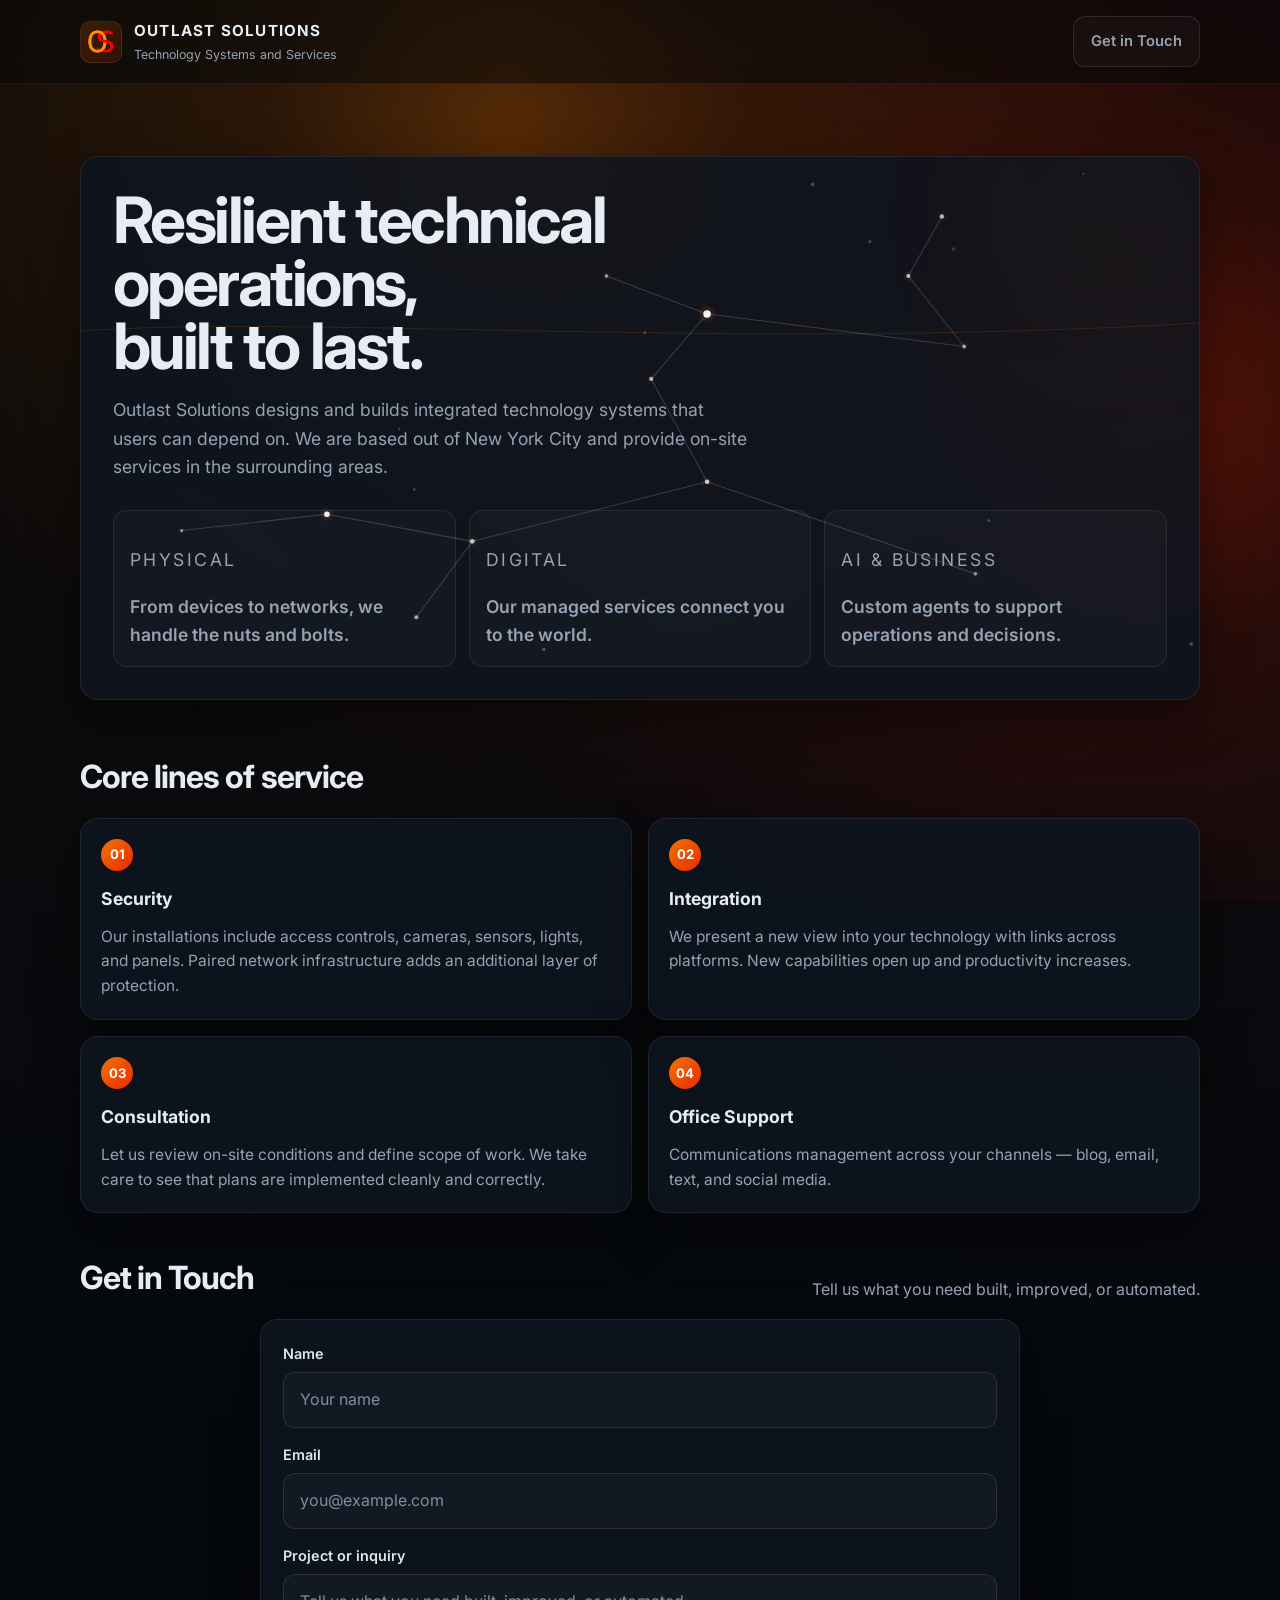
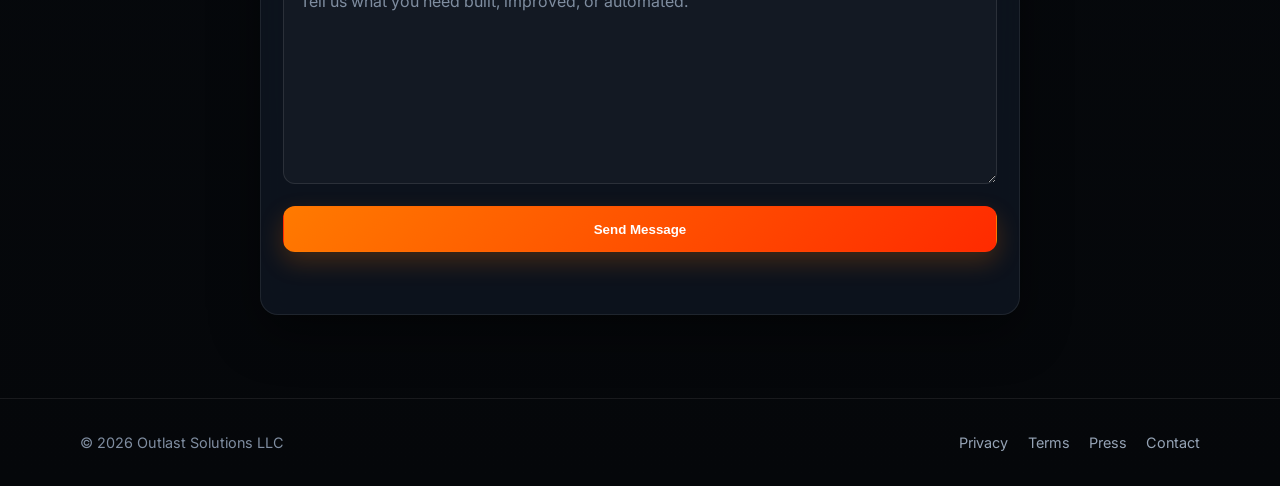
<file: index.html>
<!DOCTYPE html><html lang="en"><head><meta charset="UTF-8" /><meta name="viewport" content="width=device-width, initial-scale=1.0" /><title>Outlast Solutions</title><meta name="description" content="Outlast Solutions builds practical systems for automation, infrastructure, and resilient technical operations." /><link rel="preconnect" href="https://fonts.googleapis.com"><link rel="preconnect" href="https://fonts.gstatic.com" crossorigin><link href="https://fonts.googleapis.com/css2?family=Inter:wght@400;600;700&display=swap" rel="stylesheet"><link rel="icon" href="assets/icons/favicon.ico" sizes="any"><link rel="icon" type="image/png" href="assets/icons/favicon.png"><link rel="apple-touch-icon" href="assets/icons/apple-touch-icon.png"><link rel="stylesheet" href="bundle.min.css"><script> var _paq = window._paq = window._paq || []; _paq.push(['disableCookies']); _paq.push(['trackPageView']); _paq.push(['enableLinkTracking']); (function() { var u="https://analytics.endtech.net/"; _paq.push(['setTrackerUrl', u+'matomo.php']); _paq.push(['setSiteId', '4']); var d=document, g=d.createElement('script'), s=d.getElementsByTagName('script')[0]; g.async=true; g.src=u+'matomo.js'; s.parentNode.insertBefore(g,s); })(); </script></head><body data-build-id="1c255677-09"><div class="site-shell"><canvas id="glow-canvas" aria-hidden="true"></canvas><header class="topbar"><div class="container topbar-inner"><a class="brand" href="#top"><img class="brand-mark" src="assets/brand/outlast-solutions-llc-logo.svg" alt="Outlast Solutions logo" /><div class="brand-copy"><p class="brand-title">Outlast Solutions</p><p class="brand-subtitle">Technology Systems and Services</p></div></a><nav class="nav" aria-label="Primary navigation"><a class="button button-secondary" href="#contact">Get in Touch</a></nav></div></header><main id="top"><section class="hero"><div class="container hero-grid"><div class="panel hero-copy"><div class="hero-ambient" aria-hidden="true"><div class="hero-scene" id="hero-scene"></div></div><h1>Resilient technical operations, built to last.</h1><p> Outlast Solutions designs and builds integrated technology systems that users can depend on. We are based out of New York City and provide on-site services in the surrounding areas. </p><div class="hero-meta"><div class="meta-box"><p class="meta-label">Physical</p><p class="meta-value">From devices to networks, we handle the nuts and bolts.</p></div><div class="meta-box"><p class="meta-label">Digital</p><p class="meta-value">Our managed services connect you to the world.</p></div><div class="meta-box"><p class="meta-label">AI & Business</p><p class="meta-value">Custom agents to support operations and decisions.</p></div></div></div></div></section><section class="section" id="services"><div class="container"><div class="section-heading"><div><h2>Core lines of service</h2></div></div><div class="service-grid"><article class="panel service-card reveal" data-reveal-delay="1"><div class="service-index">01</div><h3>Security</h3><p>Our installations include access controls, cameras, sensors, lights, and panels. Paired network infrastructure adds an additional layer of protection.</p></article><article class="panel service-card reveal" data-reveal-delay="2"><div class="service-index">02</div><h3>Integration</h3><p>We present a new view into your technology with links across platforms. New capabilities open up and productivity increases.</p></article><article class="panel service-card reveal" data-reveal-delay="3"><div class="service-index">03</div><h3>Consultation</h3><p>Let us review on-site conditions and define scope of work. We take care to see that plans are implemented cleanly and correctly.</p></article><article class="panel service-card reveal" data-reveal-delay="4"><div class="service-index">04</div><h3>Office Support</h3><p>Communications management across your channels — blog, email, text, and social media.</p></article></div></div></section><section class="section" id="contact"><div class="container"><div class="section-heading"><div><h2>Get in Touch</h2></div><p>Tell us what you need built, improved, or automated.</p></div><div class="panel form-panel reveal"><form id="contact-form" data-endpoint="" ><div><label for="name">Name</label><input id="name" name="name" type="text" placeholder="Your name" maxlength="40" required /></div><div><label for="email">Email</label><input id="email" name="email" type="email" placeholder="you@example.com" inputmode="email" maxlength="254" pattern=".+@.+\..{2,}" title="Enter a valid email address with a domain and extension, like name@example.com." required /></div><div><label for="message">Project or inquiry</label><textarea id="message" name="message" rows="7" placeholder="Tell us what you need built, improved, or automated." maxlength="500" required ></textarea></div><div class="hp-field" aria-hidden="true"><label for="website">Website</label><input id="website" name="website" type="text" tabindex="-1" autocomplete="off" /></div><button class="button button-primary" type="submit">Send Message</button><p id="form-status" class="form-note form-status" aria-live="polite"></p></form></div></div></section></main><footer class="site-footer"><div class="container footer-inner"><div class="footer-left">© 2026 Outlast Solutions LLC</div><div class="footer-links"><a href="/privacy.html">Privacy</a><a href="/terms.html">Terms</a><a href="/press.html">Press</a><a href="#contact">Contact</a></div></div></footer></div><script src="bundle.min.js"></script></body></html>
</file>
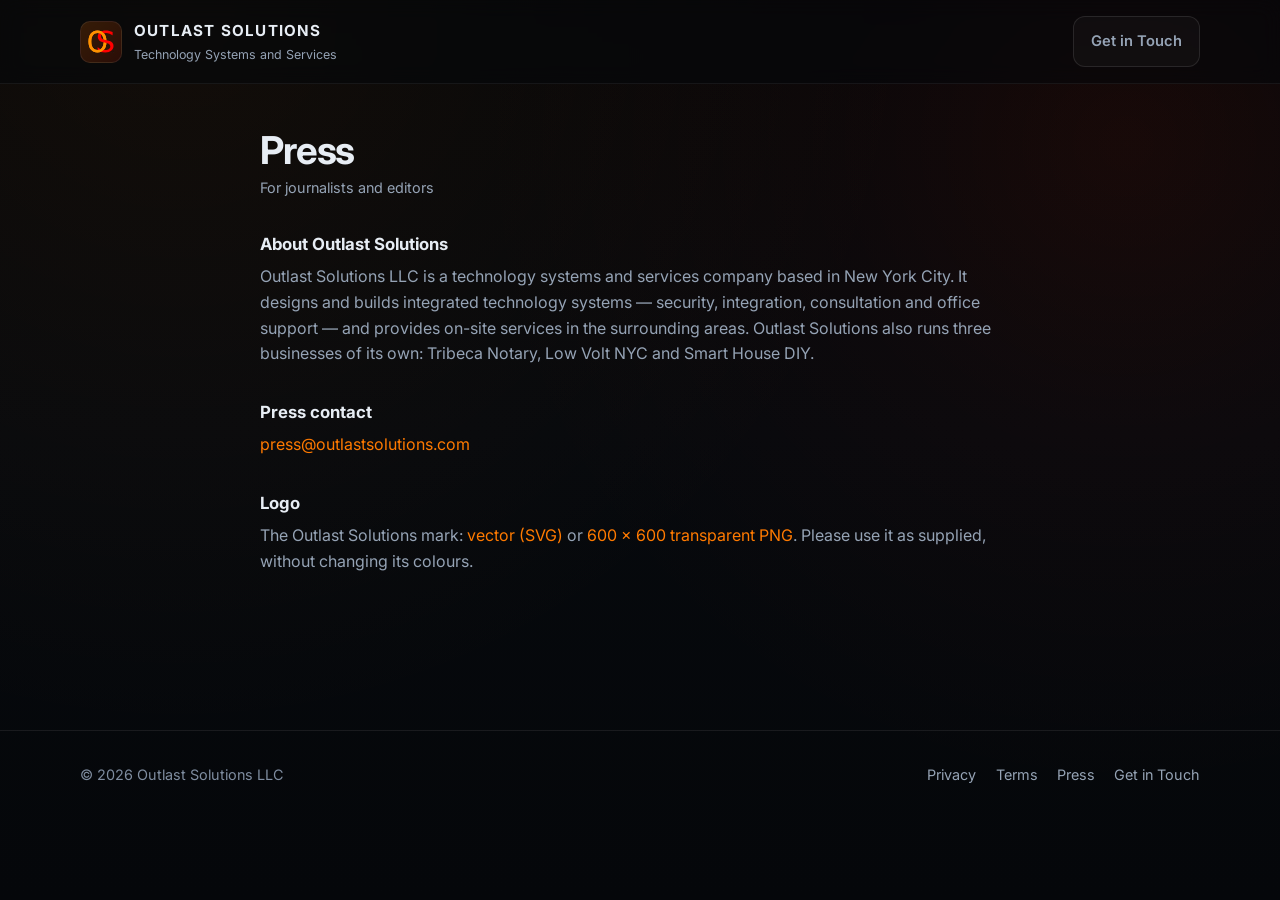
<file: press.html>
<!DOCTYPE html><html lang="en"><head><meta charset="UTF-8" /><meta name="viewport" content="width=device-width, initial-scale=1.0" /><title>Press — Outlast Solutions</title><link rel="preconnect" href="https://fonts.googleapis.com"><link rel="preconnect" href="https://fonts.gstatic.com" crossorigin><link href="https://fonts.googleapis.com/css2?family=Inter:wght@400;600;700&display=swap" rel="stylesheet"><link rel="icon" href="assets/icons/favicon.ico" sizes="any"><link rel="icon" type="image/png" href="assets/icons/favicon.png"><link rel="apple-touch-icon" href="assets/icons/apple-touch-icon.png"><link rel="stylesheet" href="bundle.min.css"><script> var _paq = window._paq = window._paq || []; _paq.push(['disableCookies']); _paq.push(['trackPageView']); _paq.push(['enableLinkTracking']); (function() { var u="https://analytics.endtech.net/"; _paq.push(['setTrackerUrl', u+'matomo.php']); _paq.push(['setSiteId', '4']); var d=document, g=d.createElement('script'), s=d.getElementsByTagName('script')[0]; g.async=true; g.src=u+'matomo.js'; s.parentNode.insertBefore(g,s); })(); </script></head><body><div class="site-shell"><header class="topbar"><div class="container topbar-inner"><a class="brand" href="./"><img class="brand-mark" src="assets/brand/outlast-solutions-llc-logo.svg" alt="Outlast Solutions logo" /><div class="brand-copy"><p class="brand-title">Outlast Solutions</p><p class="brand-subtitle">Technology Systems and Services</p></div></a><nav class="nav" aria-label="Primary navigation"><a class="button button-secondary" href="./#contact">Get in Touch</a></nav></div></header><main><div class="container"><div class="legal-body"><h1>Press</h1><p class="legal-date">For journalists and editors</p><h2>About Outlast Solutions</h2><p>Outlast Solutions LLC is a technology systems and services company based in New York City. It designs and builds integrated technology systems — security, integration, consultation and office support — and provides on-site services in the surrounding areas. Outlast Solutions also runs three businesses of its own: Tribeca Notary, Low Volt NYC and Smart House DIY.</p><h2>Press contact</h2><p><a href="mailto:press@outlastsolutions.com">press@outlastsolutions.com</a></p><h2>Logo</h2><p>The Outlast Solutions mark: <a href="assets/brand/outlast-solutions-llc-logo.svg" download="outlast-solutions-logo.svg">vector (SVG)</a> or <a href="assets/brand/outlast-solutions-llc-logo.png" download="outlast-solutions-logo.png">600 × 600 transparent PNG</a>. Please use it as supplied, without changing its colours.</p></div></div></main><footer class="site-footer"><div class="container footer-inner"><div>© 2026 Outlast Solutions LLC</div><div class="footer-links"><a href="./privacy.html">Privacy</a><a href="./terms.html">Terms</a><a href="./press.html">Press</a><a href="./#contact">Get in Touch</a></div></div></footer></div></body></html>
</file>
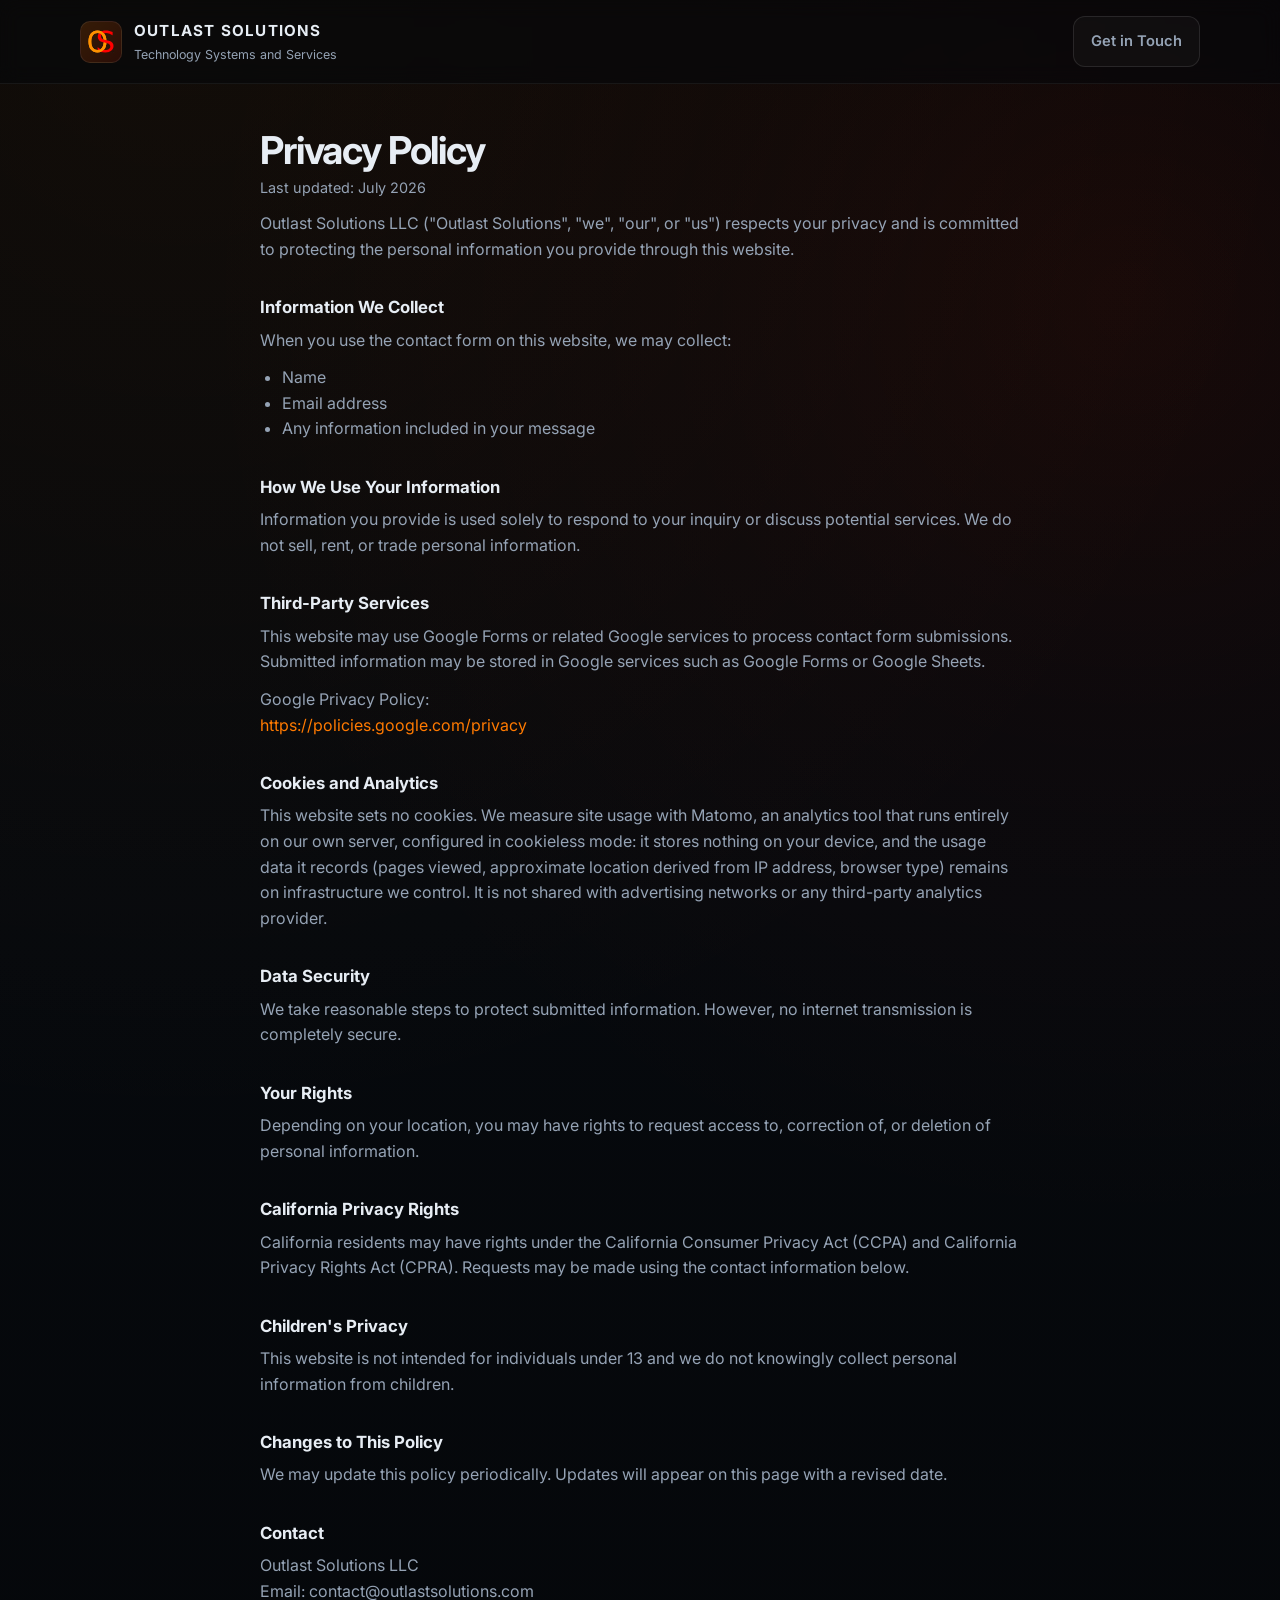
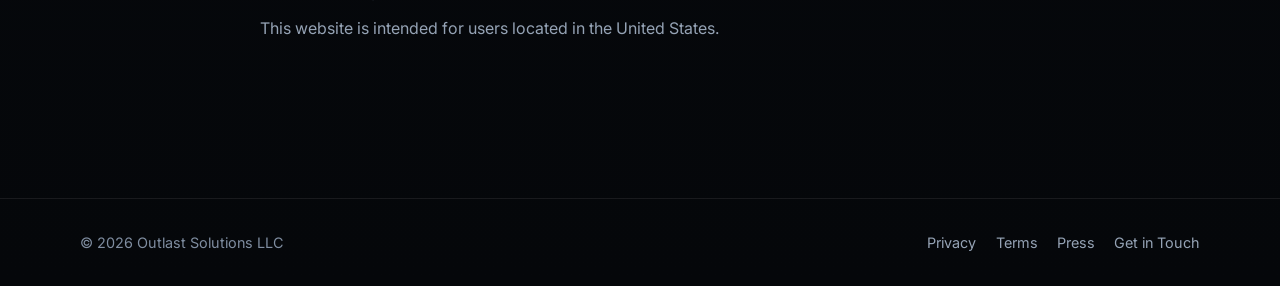
<file: privacy.html>
<!DOCTYPE html><html lang="en"><head><meta charset="UTF-8" /><meta name="viewport" content="width=device-width, initial-scale=1.0" /><title>Privacy Policy — Outlast Solutions</title><link rel="preconnect" href="https://fonts.googleapis.com"><link rel="preconnect" href="https://fonts.gstatic.com" crossorigin><link href="https://fonts.googleapis.com/css2?family=Inter:wght@400;600;700&display=swap" rel="stylesheet"><link rel="icon" href="assets/icons/favicon.ico" sizes="any"><link rel="icon" type="image/png" href="assets/icons/favicon.png"><link rel="apple-touch-icon" href="assets/icons/apple-touch-icon.png"><link rel="stylesheet" href="bundle.min.css"><script> var _paq = window._paq = window._paq || []; _paq.push(['disableCookies']); _paq.push(['trackPageView']); _paq.push(['enableLinkTracking']); (function() { var u="https://analytics.endtech.net/"; _paq.push(['setTrackerUrl', u+'matomo.php']); _paq.push(['setSiteId', '4']); var d=document, g=d.createElement('script'), s=d.getElementsByTagName('script')[0]; g.async=true; g.src=u+'matomo.js'; s.parentNode.insertBefore(g,s); })(); </script></head><body><div class="site-shell"><header class="topbar"><div class="container topbar-inner"><a class="brand" href="./"><img class="brand-mark" src="assets/brand/outlast-solutions-llc-logo.svg" alt="Outlast Solutions logo" /><div class="brand-copy"><p class="brand-title">Outlast Solutions</p><p class="brand-subtitle">Technology Systems and Services</p></div></a><nav class="nav" aria-label="Primary navigation"><a class="button button-secondary" href="./#contact">Get in Touch</a></nav></div></header><main><div class="container"><div class="legal-body"><h1>Privacy Policy</h1><p class="legal-date">Last updated: July 2026</p><p>Outlast Solutions LLC ("Outlast Solutions", "we", "our", or "us") respects your privacy and is committed to protecting the personal information you provide through this website.</p><h2>Information We Collect</h2><p>When you use the contact form on this website, we may collect:</p><ul><li>Name</li><li>Email address</li><li>Any information included in your message</li></ul><h2>How We Use Your Information</h2><p>Information you provide is used solely to respond to your inquiry or discuss potential services. We do not sell, rent, or trade personal information.</p><h2>Third-Party Services</h2><p>This website may use Google Forms or related Google services to process contact form submissions. Submitted information may be stored in Google services such as Google Forms or Google Sheets.</p><p>Google Privacy Policy:<br><a href="https://policies.google.com/privacy" target="_blank" rel="noopener">https://policies.google.com/privacy</a></p><h2>Cookies and Analytics</h2><p>This website sets no cookies. We measure site usage with Matomo, an analytics tool that runs entirely on our own server, configured in cookieless mode: it stores nothing on your device, and the usage data it records (pages viewed, approximate location derived from IP address, browser type) remains on infrastructure we control. It is not shared with advertising networks or any third-party analytics provider.</p><h2>Data Security</h2><p>We take reasonable steps to protect submitted information. However, no internet transmission is completely secure.</p><h2>Your Rights</h2><p>Depending on your location, you may have rights to request access to, correction of, or deletion of personal information.</p><h2>California Privacy Rights</h2><p>California residents may have rights under the California Consumer Privacy Act (CCPA) and California Privacy Rights Act (CPRA). Requests may be made using the contact information below.</p><h2>Children's Privacy</h2><p>This website is not intended for individuals under 13 and we do not knowingly collect personal information from children.</p><h2>Changes to This Policy</h2><p>We may update this policy periodically. Updates will appear on this page with a revised date.</p><h2>Contact</h2><p>Outlast Solutions LLC<br> Email: contact@outlastsolutions.com</p><p>This website is intended for users located in the United States.</p></div></div></main><footer class="site-footer"><div class="container footer-inner"><div>© 2026 Outlast Solutions LLC</div><div class="footer-links"><a href="./privacy.html">Privacy</a><a href="./terms.html">Terms</a><a href="./press.html">Press</a><a href="./#contact">Get in Touch</a></div></div></footer></div></body></html>
</file>
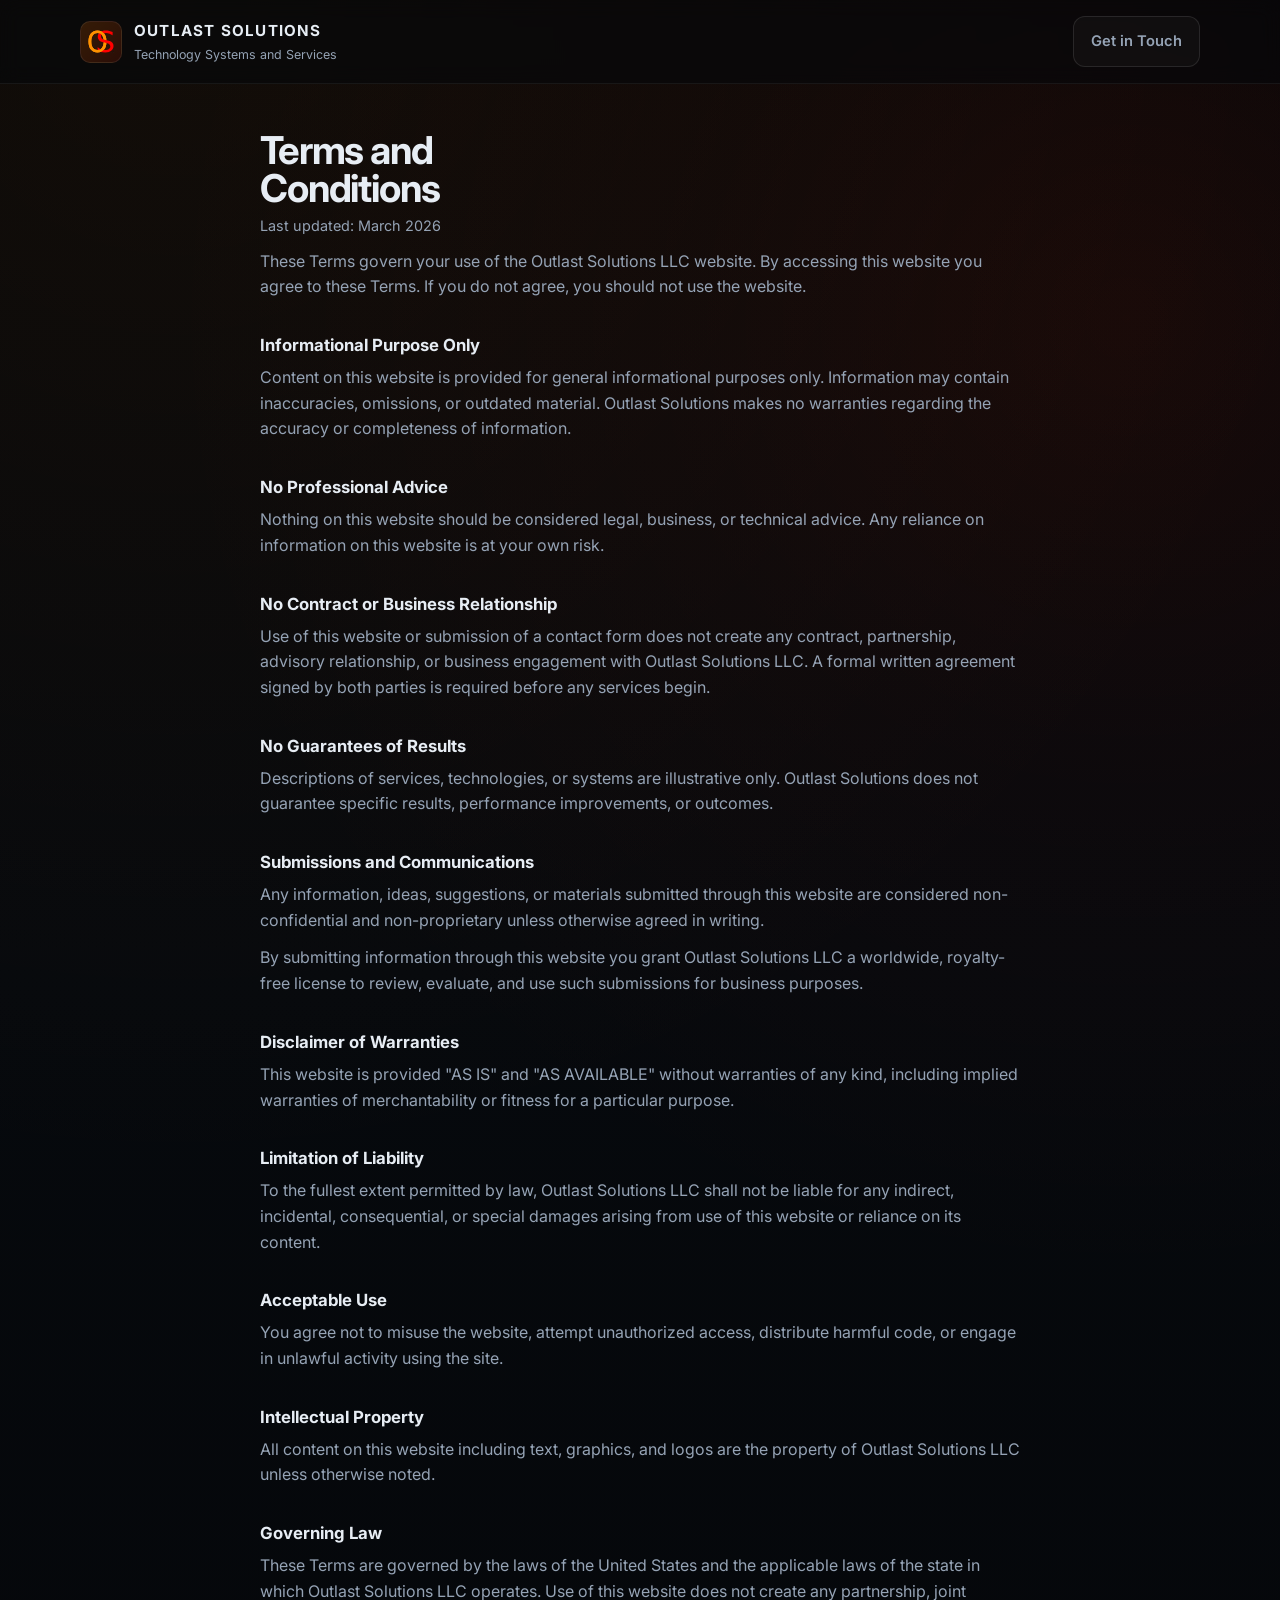
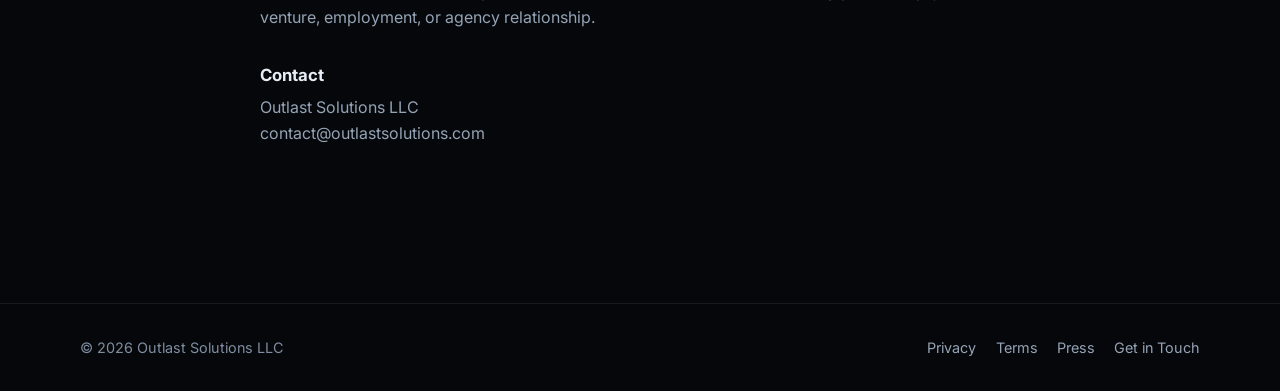
<file: terms.html>
<!DOCTYPE html><html lang="en"><head><meta charset="UTF-8" /><meta name="viewport" content="width=device-width, initial-scale=1.0" /><title>Terms and Conditions — Outlast Solutions</title><link rel="preconnect" href="https://fonts.googleapis.com"><link rel="preconnect" href="https://fonts.gstatic.com" crossorigin><link href="https://fonts.googleapis.com/css2?family=Inter:wght@400;600;700&display=swap" rel="stylesheet"><link rel="icon" href="assets/icons/favicon.ico" sizes="any"><link rel="icon" type="image/png" href="assets/icons/favicon.png"><link rel="apple-touch-icon" href="assets/icons/apple-touch-icon.png"><link rel="stylesheet" href="bundle.min.css"><script> var _paq = window._paq = window._paq || []; _paq.push(['disableCookies']); _paq.push(['trackPageView']); _paq.push(['enableLinkTracking']); (function() { var u="https://analytics.endtech.net/"; _paq.push(['setTrackerUrl', u+'matomo.php']); _paq.push(['setSiteId', '4']); var d=document, g=d.createElement('script'), s=d.getElementsByTagName('script')[0]; g.async=true; g.src=u+'matomo.js'; s.parentNode.insertBefore(g,s); })(); </script></head><body><div class="site-shell"><header class="topbar"><div class="container topbar-inner"><a class="brand" href="./"><img class="brand-mark" src="assets/brand/outlast-solutions-llc-logo.svg" alt="Outlast Solutions logo" /><div class="brand-copy"><p class="brand-title">Outlast Solutions</p><p class="brand-subtitle">Technology Systems and Services</p></div></a><nav class="nav" aria-label="Primary navigation"><a class="button button-secondary" href="./#contact">Get in Touch</a></nav></div></header><main><div class="container"><div class="legal-body"><h1>Terms and Conditions</h1><p class="legal-date">Last updated: March 2026</p><p>These Terms govern your use of the Outlast Solutions LLC website. By accessing this website you agree to these Terms. If you do not agree, you should not use the website.</p><h2>Informational Purpose Only</h2><p>Content on this website is provided for general informational purposes only. Information may contain inaccuracies, omissions, or outdated material. Outlast Solutions makes no warranties regarding the accuracy or completeness of information.</p><h2>No Professional Advice</h2><p>Nothing on this website should be considered legal, business, or technical advice. Any reliance on information on this website is at your own risk.</p><h2>No Contract or Business Relationship</h2><p>Use of this website or submission of a contact form does not create any contract, partnership, advisory relationship, or business engagement with Outlast Solutions LLC. A formal written agreement signed by both parties is required before any services begin.</p><h2>No Guarantees of Results</h2><p>Descriptions of services, technologies, or systems are illustrative only. Outlast Solutions does not guarantee specific results, performance improvements, or outcomes.</p><h2>Submissions and Communications</h2><p>Any information, ideas, suggestions, or materials submitted through this website are considered non-confidential and non-proprietary unless otherwise agreed in writing.</p><p>By submitting information through this website you grant Outlast Solutions LLC a worldwide, royalty-free license to review, evaluate, and use such submissions for business purposes.</p><h2>Disclaimer of Warranties</h2><p>This website is provided "AS IS" and "AS AVAILABLE" without warranties of any kind, including implied warranties of merchantability or fitness for a particular purpose.</p><h2>Limitation of Liability</h2><p>To the fullest extent permitted by law, Outlast Solutions LLC shall not be liable for any indirect, incidental, consequential, or special damages arising from use of this website or reliance on its content.</p><h2>Acceptable Use</h2><p>You agree not to misuse the website, attempt unauthorized access, distribute harmful code, or engage in unlawful activity using the site.</p><h2>Intellectual Property</h2><p>All content on this website including text, graphics, and logos are the property of Outlast Solutions LLC unless otherwise noted.</p><h2>Governing Law</h2><p>These Terms are governed by the laws of the United States and the applicable laws of the state in which Outlast Solutions LLC operates. Use of this website does not create any partnership, joint venture, employment, or agency relationship.</p><h2>Contact</h2><p>Outlast Solutions LLC<br> contact@outlastsolutions.com</p></div></div></main><footer class="site-footer"><div class="container footer-inner"><div>© 2026 Outlast Solutions LLC</div><div class="footer-links"><a href="./privacy.html">Privacy</a><a href="./terms.html">Terms</a><a href="./press.html">Press</a><a href="./#contact">Get in Touch</a></div></div></footer></div></body></html>
</file>
<file: bundle.min.css>
:root{--bg:#05070a;--bg-elev:#0b1118;--bg-card:rgba(14,21,31,0.88);--line:rgba(255,255,255,0.08);--line-strong:rgba(255,255,255,0.16);--text:#e7edf4;--muted:#95a3b5;--accent:#ff7a00;--accent-2:#ff2a00;--accent-rgb:255,122,0;--accent-2-rgb:255,42,0;--shadow:0 18px 50px rgba(0,0,0,0.45);--radius:18px;--radius-sm:12px;--maxw:1120px}*{box-sizing:border-box}html{scroll-behavior:smooth}body{margin:0;font-family:Inter,Arial,Helvetica,sans-serif;background:radial-gradient(circle at 14% 0,rgba(var(--accent-rgb),0.06) 0,rgba(var(--accent-rgb),0.03) 24%,transparent 52%),radial-gradient(circle at 88% 16%,rgba(var(--accent-2-rgb),0.08) 0,rgba(var(--accent-2-rgb),0.03) 22%,transparent 48%),linear-gradient(180deg,#040608 0,#06090d 48%,#05070a 100%);color:var(--text);line-height:1.6;-webkit-font-smoothing:antialiased;text-rendering:optimizeLegibility}a{color:inherit;text-decoration:none}img{max-width:100%;display:block}h1,h2,h3{text-wrap:balance}h1{margin:0;font-size:clamp(2.3rem,5vw,4.5rem);line-height:.98;letter-spacing:-.04em;max-width:12ch}.site-shell{min-height:100vh;position:relative;overflow:hidden}#glow-canvas{position:fixed;top:0;left:0;width:100%;height:100%;pointer-events:none;z-index:0}.container{position:relative;z-index:1;width:min(calc(100% - 2rem),var(--maxw));margin:0 auto}.topbar{padding:1rem 0;border-bottom:1px solid rgba(255,255,255,0.06);backdrop-filter:blur(10px);background:rgba(3,6,10,0.5);position:sticky;top:0;z-index:5}.topbar-inner{display:flex;align-items:center;justify-content:space-between;gap:1rem}.hero{padding:4.5rem 0 2rem}.hero-grid{display:grid;gap:1.5rem;align-items:stretch}.section{padding:1.2rem 0}.section-heading{margin:0 0 1rem;display:flex;align-items:end;justify-content:space-between;gap:1rem;flex-wrap:wrap}.section-heading h2{margin:0;font-size:clamp(1.5rem,3vw,2rem);letter-spacing:-.03em}.section-heading p{margin:0;color:var(--muted);max-width:55ch}.service-grid{display:grid;grid-template-columns:repeat(2,minmax(0,1fr));gap:1rem}.site-footer{margin-top:4rem;padding:2rem 0;border-top:1px solid rgba(255,255,255,0.08);color:#7f8da0;font-size:.9rem}.footer-inner{display:flex;justify-content:space-between;align-items:center;gap:1rem;flex-wrap:wrap}.footer-links{display:flex;gap:1.2rem;flex-wrap:wrap}@media(max-width:960px){.hero-grid,.service-grid{grid-template-columns:1fr}}@media(max-width:720px){.topbar{position:static}.topbar-inner{flex-direction:column;align-items:stretch}.section-heading{align-items:flex-start}h1{max-width:100%}}.brand{display:flex;align-items:center;gap:.75rem;min-width:0}.brand-mark{width:42px;height:42px;border-radius:10px;background:linear-gradient(135deg,rgba(var(--accent-rgb),0.18),rgba(var(--accent-2-rgb),0.14));border:1px solid rgba(255,255,255,0.08);padding:.35rem;flex:0 0 auto;object-fit:contain}.brand-copy{min-width:0}.brand-title{font-size:.95rem;font-weight:700;letter-spacing:.08em;text-transform:uppercase;margin:0;white-space:nowrap}.brand-subtitle{margin:.1rem 0 0;color:var(--muted);font-size:.78rem;white-space:nowrap}.nav{display:flex;align-items:center;gap:1rem;flex-wrap:wrap;justify-content:flex-end}.nav a{color:var(--muted);font-size:.92rem}.nav a:hover,.footer-links a:hover{color:var(--text)}.button{display:inline-flex;align-items:center;justify-content:center;gap:.5rem;min-height:46px;padding:.8rem 1.05rem;border-radius:12px;border:1px solid transparent;font-weight:600;transition:.2s ease;cursor:pointer}.button-primary{background:linear-gradient(135deg,var(--accent),var(--accent-2));color:white;box-shadow:0 10px 24px rgba(var(--accent-rgb),0.22)}.button-primary:hover{transform:translateY(-1px);box-shadow:0 14px 32px rgba(var(--accent-rgb),0.28)}.button-secondary{background:rgba(255,255,255,0.03);color:var(--text);border-color:rgba(255,255,255,0.1)}.button-secondary:hover{background:rgba(255,255,255,0.06);border-color:rgba(255,255,255,0.18)}.panel{background:var(--bg-card);border:1px solid var(--line);border-radius:var(--radius);box-shadow:var(--shadow);backdrop-filter:blur(16px)}.meta-box{padding:1rem;border-radius:14px;border:1px solid rgba(255,255,255,0.08);background:rgba(255,255,255,0.025)}.meta-label{margin:0;font-size:.72rem;text-transform:uppercase;letter-spacing:.14em;color:#8ea0b5}.meta-value{margin:.45rem 0 0;font-size:1rem;font-weight:600;color:var(--text)}.service-card{padding:1.25rem}.service-index{display:inline-flex;align-items:center;justify-content:center;width:2rem;height:2rem;border-radius:999px;font-size:.82rem;font-weight:700;color:#fff;background:linear-gradient(135deg,rgba(var(--accent-rgb),0.95),rgba(var(--accent-2-rgb),0.9));margin-bottom:.9rem}.service-card h3{margin:0;font-size:1.1rem}.service-card p,.footer-links a{color:var(--muted)}.service-card p{margin:.7rem 0 0;font-size:.97rem}@media(max-width:960px){.hero-copy,.form-panel{padding:1.2rem}}@media(max-width:720px){.brand{justify-content:center}.brand-copy{text-align:center}.nav{justify-content:center}.button{width:100%}}.reveal{opacity:0;transform:translateY(1.4rem);transition:opacity .6s ease,transform .6s ease}.reveal.is-visible{opacity:1;transform:translateY(0)}.reveal[data-reveal-delay="1"]{transition-delay:.08s}.reveal[data-reveal-delay="2"]{transition-delay:.18s}.reveal[data-reveal-delay="3"]{transition-delay:.28s}.reveal[data-reveal-delay="4"]{transition-delay:.38s}@media(prefers-reduced-motion:reduce){.reveal{opacity:1;transform:none;transition:none}}.hero-copy{padding:2rem;position:relative;overflow:hidden;display:flex;flex-direction:column;justify-content:center}.hero-copy>*{position:relative;z-index:1}.hero-ambient{position:absolute;inset:0;z-index:0;pointer-events:none;overflow:hidden}.hero-ambient::before,.hero-ambient::after{content:"";position:absolute;inset:auto;border-radius:999px;filter:blur(56px);opacity:.24}.hero-ambient::before{width:30rem;height:30rem;top:-11rem;right:-10rem;background:radial-gradient(circle,rgba(var(--accent-rgb),0.18) 0,rgba(var(--accent-rgb),0.1) 28%,rgba(var(--accent-rgb),0.03) 56%,transparent 82%)}.hero-ambient::after{width:24rem;height:24rem;bottom:-9rem;left:-8rem;background:radial-gradient(circle,rgba(var(--accent-2-rgb),0.12) 0,rgba(var(--accent-2-rgb),0.07) 26%,rgba(var(--accent-2-rgb),0.025) 54%,transparent 82%)}.hero-scene{position:absolute;inset:0;width:100%;height:100%}.hero-scene{opacity:.98}.hero-scene svg{display:block;width:100%;height:100%;shape-rendering:geometricPrecision;text-rendering:geometricPrecision}.eyebrow{display:inline-flex;align-items:center;gap:.55rem;font-size:.78rem;letter-spacing:.14em;text-transform:uppercase;color:#cbd5e1;margin-bottom:1rem}.eyebrow::before{content:"";width:.8rem;height:.8rem;border-radius:999px;background:linear-gradient(135deg,var(--accent),var(--accent-2));box-shadow:0 0 20px rgba(var(--accent-rgb),0.4)}.hero-copy p{margin:1.2rem 0 0;color:var(--muted);font-size:clamp(1rem,1.8vw,1.1rem);max-width:58ch}.hero-meta{display:grid;grid-template-columns:repeat(3,minmax(0,1fr));gap:.8rem;margin-top:1.8rem}.form-panel{padding:1.4rem;max-width:760px;margin:0 auto}form{display:grid;gap:.95rem}label{display:block;font-size:.9rem;font-weight:600;margin-bottom:.4rem;color:#dbe6f1}input,textarea{width:100%;border:1px solid rgba(255,255,255,0.1);border-radius:12px;background:rgba(255,255,255,0.03);color:var(--text);padding:.9rem .95rem;font:inherit;resize:vertical;transition:border-color .2s ease,background .2s ease,box-shadow .2s ease}input::placeholder,textarea::placeholder{color:#7f8da0}input:focus,textarea:focus{outline:0;border-color:rgba(var(--accent-rgb),0.55);background:rgba(255,255,255,0.05);box-shadow:0 0 0 4px rgba(var(--accent-rgb),0.12)}.form-note{color:var(--muted);font-size:.88rem;margin:0}.form-status{min-height:1.5rem}.form-status.is-success{color:#d7e3ef}.form-status.is-error{color:#ffb4a8}.hp-field{position:absolute;left:-9999px;opacity:0;pointer-events:none}@media(max-width:960px){.hero-meta{grid-template-columns:1fr}}@media(max-width:720px){.hero{padding-top:2rem}}.legal-body{max-width:760px;margin:0 auto;padding:3rem 0 5rem}.legal-body h1{margin:0 0 .4rem;font-size:clamp(1.8rem,3vw,2.4rem);letter-spacing:-.03em}.legal-date{color:var(--muted);font-size:.9rem;margin:0 0 2.5rem}.legal-body h2{font-size:1.05rem;margin:2rem 0 .4rem;color:var(--text)}.legal-body p,.legal-body ul{color:var(--muted);margin:0 0 .75rem}.legal-body ul{padding-left:1.4rem}.legal-body a{color:var(--accent)}.legal-body a:hover{text-decoration:underline}
</file>
